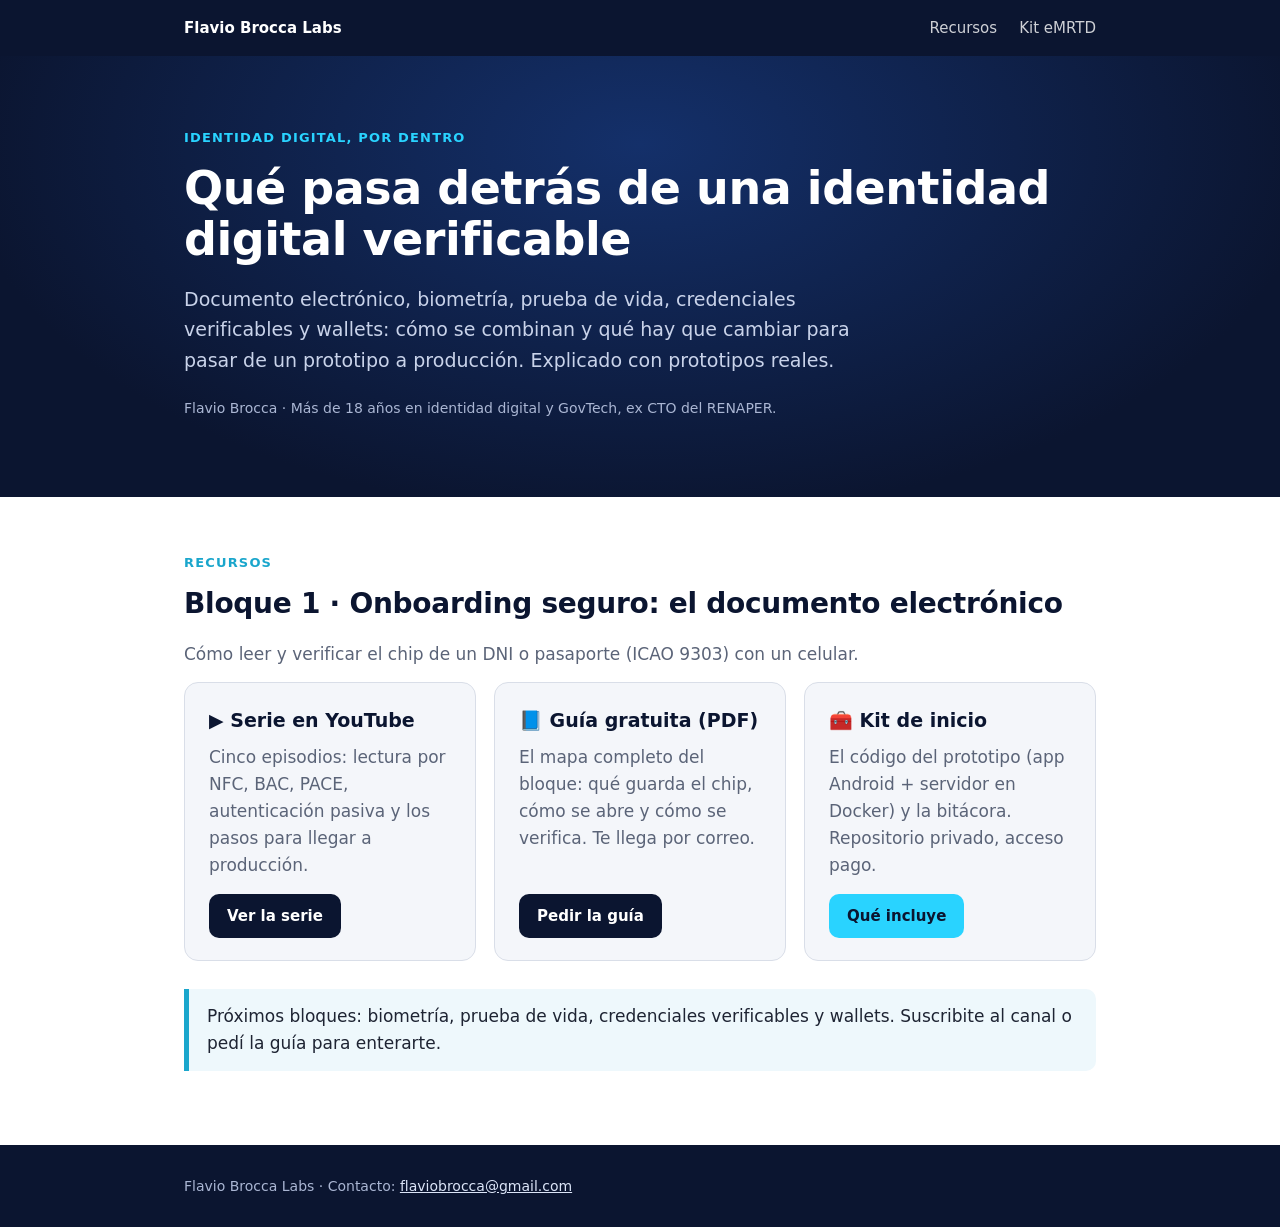
<file: index.html>
<!doctype html>
<html lang="es">
<head>
<meta charset="utf-8">
<meta name="viewport" content="width=device-width,initial-scale=1">
<title>Flavio Brocca Labs · Identidad digital, por dentro</title>
<meta name="description" content="Recursos sobre identidad digital verificable: serie de YouTube, guía gratuita y kits de inicio con el código de cada prototipo.">
<link rel="stylesheet" href="assets/estilo.css">
</head>
<body>

<div class="nav"><div class="wrap">
  <a href="./">Flavio Brocca Labs</a>
  <div class="links"><a href="#recursos">Recursos</a><a href="kit-emrtd/">Kit eMRTD</a></div>
</div></div>

<header class="hero"><div class="wrap">
  <div class="kicker">Identidad digital, por dentro</div>
  <h1>Qué pasa detrás de una identidad digital verificable</h1>
  <p class="lead">Documento electrónico, biometría, prueba de vida, credenciales verificables y wallets: cómo se combinan y qué hay que cambiar para pasar de un prototipo a producción. Explicado con prototipos reales.</p>
  <p class="note" style="margin-top:22px">Flavio Brocca · Más de 18 años en identidad digital y GovTech, ex CTO del RENAPER.</p>
</div></header>

<main>
<section id="recursos"><div class="wrap">
  <div class="kicker">Recursos</div>
  <h2>Bloque 1 · Onboarding seguro: el documento electrónico</h2>
  <p class="sub">Cómo leer y verificar el chip de un DNI o pasaporte (ICAO 9303) con un celular.</p>
  <div class="grid3">
    <div class="card res">
      <div><h3>▶ Serie en YouTube</h3><p class="sub" style="margin:0">Cinco episodios: lectura por NFC, BAC, PACE, autenticación pasiva y los pasos para llegar a producción.</p></div>
      <a class="btn dark" href="https://www.youtube.com/playlist?list=PLAynZmBy8yVU">Ver la serie</a>
    </div>
    <div class="card res">
      <div><h3>📘 Guía gratuita (PDF)</h3><p class="sub" style="margin:0">El mapa completo del bloque: qué guarda el chip, cómo se abre y cómo se verifica. Te llega por correo.</p></div>
      <a class="btn dark" href="https://docs.google.com/forms/d/e/1FAIpQLSexwQmbJ8LZk1lk4Tg-CbZI3yCGsIYOjQyyvLrqoF-g3oKpoQ/viewform">Pedir la guía</a>
    </div>
    <div class="card res">
      <div><h3>🧰 Kit de inicio</h3><p class="sub" style="margin:0">El código del prototipo (app Android + servidor en Docker) y la bitácora. Repositorio privado, acceso pago.</p></div>
      <a class="btn" href="kit-emrtd/">Qué incluye</a>
    </div>
  </div>
  <div class="callout" style="margin-top:28px">Próximos bloques: biometría, prueba de vida, credenciales verificables y wallets. Suscribite al canal o pedí la guía para enterarte.</div>
</div></section>
</main>

<footer><div class="wrap">
  Flavio Brocca Labs · Contacto: <a href="mailto:flaviobrocca@gmail.com">flaviobrocca@gmail.com</a>
</div></footer>
</body>
</html>
</file>
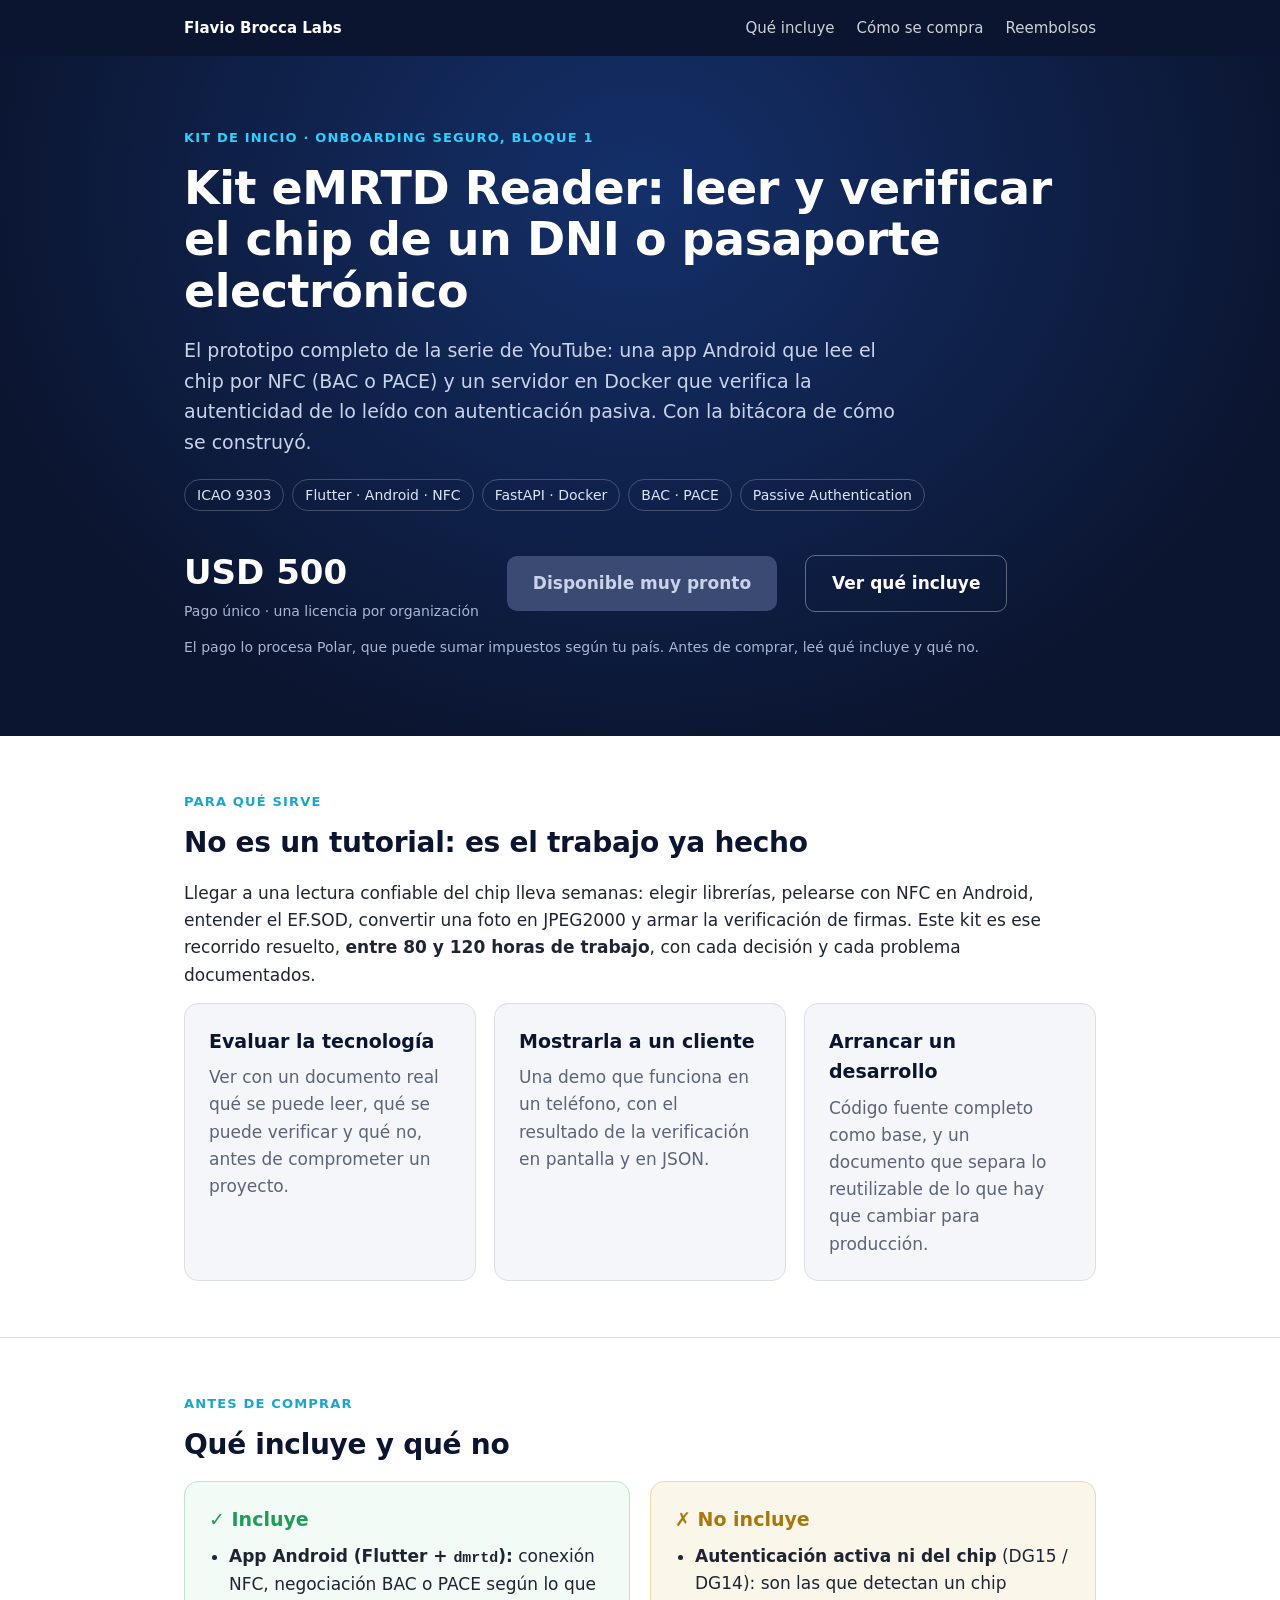
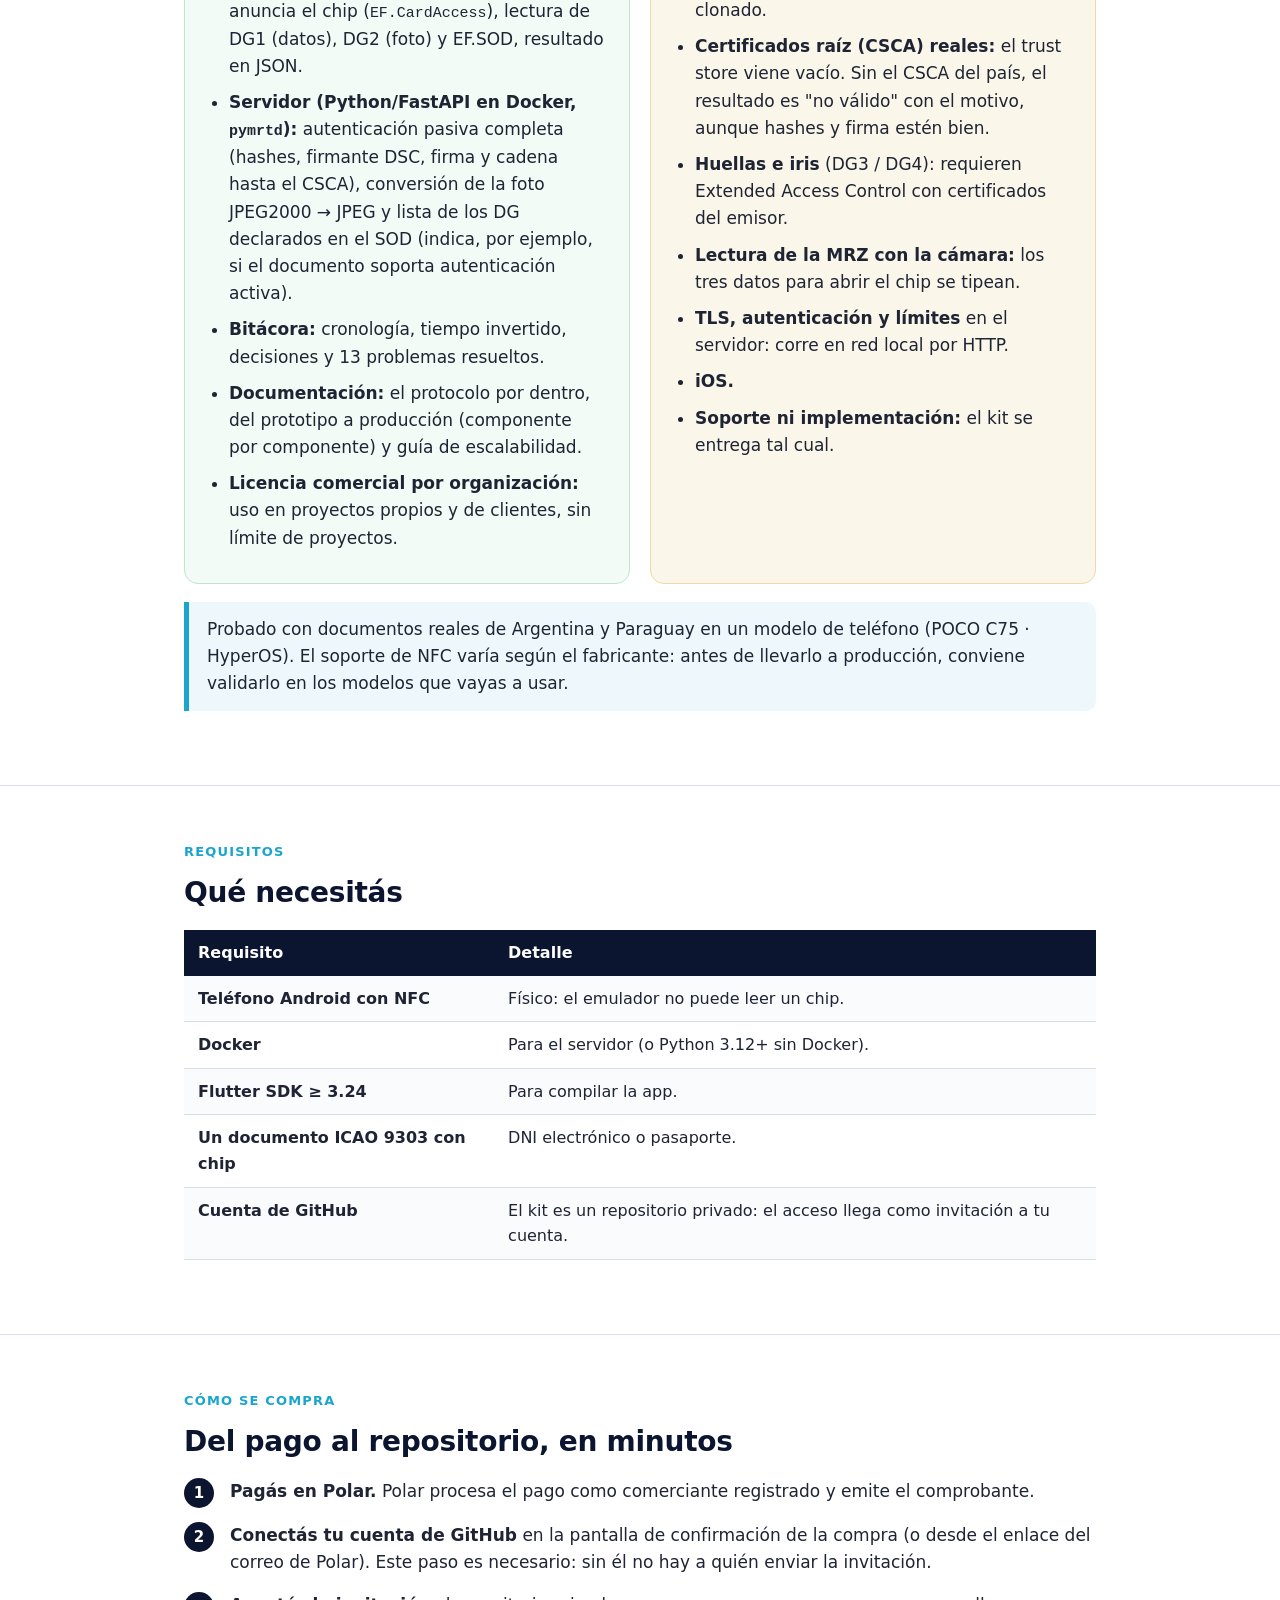
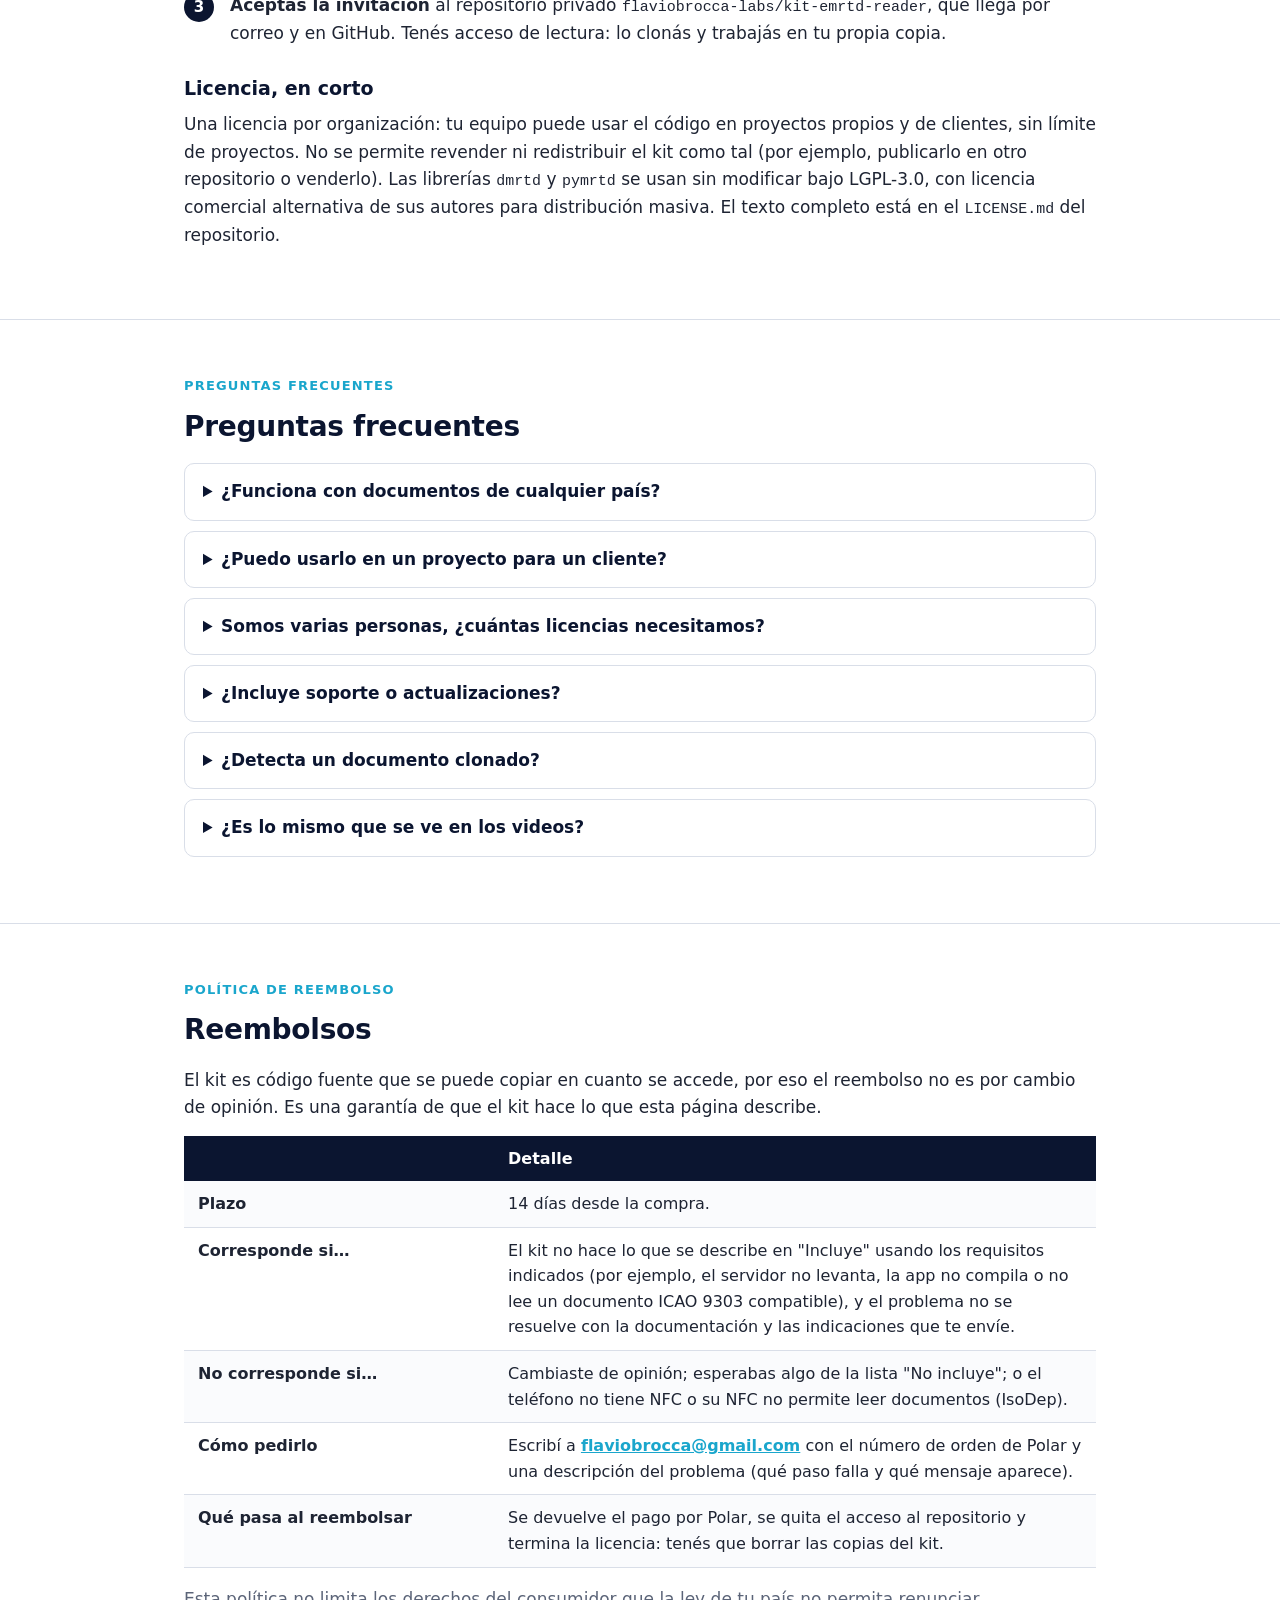
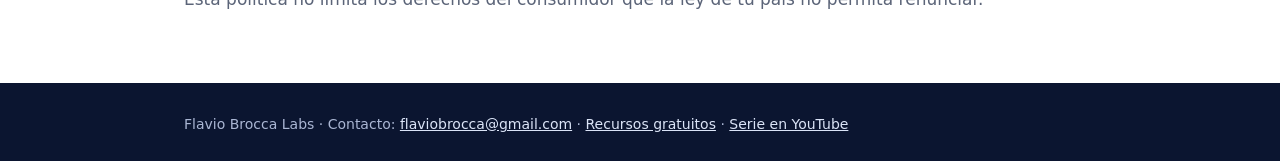
<file: kit-emrtd/index.html>
<!doctype html>
<html lang="es">
<head>
<meta charset="utf-8">
<meta name="viewport" content="width=device-width,initial-scale=1">
<title>Kit eMRTD Reader · Lectura y verificación del chip de documentos ICAO 9303</title>
<meta name="description" content="Kit de inicio: app Android (Flutter) que lee el chip NFC de un DNI o pasaporte ICAO 9303 por BAC o PACE, y servidor en Docker con autenticación pasiva. Código fuente, bitácora y documentación. USD 500, pago único.">
<link rel="stylesheet" href="../assets/estilo.css">
</head>
<body>

<div class="nav"><div class="wrap">
  <a href="../">Flavio Brocca Labs</a>
  <div class="links"><a href="#incluye">Qué incluye</a><a href="#compra">Cómo se compra</a><a href="#reembolsos">Reembolsos</a></div>
</div></div>

<header class="hero"><div class="wrap">
  <div class="kicker">Kit de inicio · Onboarding seguro, bloque 1</div>
  <h1>Kit eMRTD Reader: leer y verificar el chip de un DNI o pasaporte electrónico</h1>
  <p class="lead">El prototipo completo de la serie de YouTube: una app Android que lee el chip por NFC (BAC o PACE) y un servidor en Docker que verifica la autenticidad de lo leído con autenticación pasiva. Con la bitácora de cómo se construyó.</p>
  <div class="chips">
    <span class="chip">ICAO 9303</span><span class="chip">Flutter · Android · NFC</span><span class="chip">FastAPI · Docker</span><span class="chip">BAC · PACE</span><span class="chip">Passive Authentication</span>
  </div>
  <div class="buy">
    <div class="price">USD 500<small>Pago único · una licencia por organización</small></div>
    <a id="btn-compra" class="btn" href="#">Comprar el kit</a>
    <a class="btn sec" href="#incluye">Ver qué incluye</a>
  </div>
  <p class="note" id="nota-compra" style="margin-top:14px">El pago lo procesa Polar, que puede sumar impuestos según tu país. Antes de comprar, leé qué incluye y qué no.</p>
</div></header>

<main>

<section><div class="wrap">
  <div class="kicker">Para qué sirve</div>
  <h2>No es un tutorial: es el trabajo ya hecho</h2>
  <p>Llegar a una lectura confiable del chip lleva semanas: elegir librerías, pelearse con NFC en Android, entender el EF.SOD, convertir una foto en JPEG2000 y armar la verificación de firmas. Este kit es ese recorrido resuelto, <b>entre 80 y 120 horas de trabajo</b>, con cada decisión y cada problema documentados.</p>
  <div class="grid3">
    <div class="card"><h3>Evaluar la tecnología</h3><p class="sub" style="margin:0">Ver con un documento real qué se puede leer, qué se puede verificar y qué no, antes de comprometer un proyecto.</p></div>
    <div class="card"><h3>Mostrarla a un cliente</h3><p class="sub" style="margin:0">Una demo que funciona en un teléfono, con el resultado de la verificación en pantalla y en JSON.</p></div>
    <div class="card"><h3>Arrancar un desarrollo</h3><p class="sub" style="margin:0">Código fuente completo como base, y un documento que separa lo reutilizable de lo que hay que cambiar para producción.</p></div>
  </div>
</div></section>

<section id="incluye"><div class="wrap">
  <div class="kicker">Antes de comprar</div>
  <h2>Qué incluye y qué no</h2>
  <div class="grid2">
    <div class="card ok">
      <h3>✓ Incluye</h3>
      <ul>
        <li><b>App Android (Flutter + <span class="mono">dmrtd</span>):</b> conexión NFC, negociación BAC o PACE según lo que anuncia el chip (<span class="mono">EF.CardAccess</span>), lectura de DG1 (datos), DG2 (foto) y EF.SOD, resultado en JSON.</li>
        <li><b>Servidor (Python/FastAPI en Docker, <span class="mono">pymrtd</span>):</b> autenticación pasiva completa (hashes, firmante DSC, firma y cadena hasta el CSCA), conversión de la foto JPEG2000 → JPEG y lista de los DG declarados en el SOD (indica, por ejemplo, si el documento soporta autenticación activa).</li>
        <li><b>Bitácora:</b> cronología, tiempo invertido, decisiones y 13 problemas resueltos.</li>
        <li><b>Documentación:</b> el protocolo por dentro, del prototipo a producción (componente por componente) y guía de escalabilidad.</li>
        <li><b>Licencia comercial por organización:</b> uso en proyectos propios y de clientes, sin límite de proyectos.</li>
      </ul>
    </div>
    <div class="card no">
      <h3>✗ No incluye</h3>
      <ul>
        <li><b>Autenticación activa ni del chip</b> (DG15 / DG14): son las que detectan un chip clonado.</li>
        <li><b>Certificados raíz (CSCA) reales:</b> el trust store viene vacío. Sin el CSCA del país, el resultado es "no válido" con el motivo, aunque hashes y firma estén bien.</li>
        <li><b>Huellas e iris</b> (DG3 / DG4): requieren Extended Access Control con certificados del emisor.</li>
        <li><b>Lectura de la MRZ con la cámara:</b> los tres datos para abrir el chip se tipean.</li>
        <li><b>TLS, autenticación y límites</b> en el servidor: corre en red local por HTTP.</li>
        <li><b>iOS.</b></li>
        <li><b>Soporte ni implementación:</b> el kit se entrega tal cual.</li>
      </ul>
    </div>
  </div>
  <div class="callout">Probado con documentos reales de Argentina y Paraguay en un modelo de teléfono (POCO C75 · HyperOS). El soporte de NFC varía según el fabricante: antes de llevarlo a producción, conviene validarlo en los modelos que vayas a usar.</div>
</div></section>

<section><div class="wrap">
  <div class="kicker">Requisitos</div>
  <h2>Qué necesitás</h2>
  <table>
    <tr><th style="width:34%">Requisito</th><th>Detalle</th></tr>
    <tr><td><b>Teléfono Android con NFC</b></td><td>Físico: el emulador no puede leer un chip.</td></tr>
    <tr><td><b>Docker</b></td><td>Para el servidor (o Python 3.12+ sin Docker).</td></tr>
    <tr><td><b>Flutter SDK ≥ 3.24</b></td><td>Para compilar la app.</td></tr>
    <tr><td><b>Un documento ICAO 9303 con chip</b></td><td>DNI electrónico o pasaporte.</td></tr>
    <tr><td><b>Cuenta de GitHub</b></td><td>El kit es un repositorio privado: el acceso llega como invitación a tu cuenta.</td></tr>
  </table>
</div></section>

<section id="compra"><div class="wrap">
  <div class="kicker">Cómo se compra</div>
  <h2>Del pago al repositorio, en minutos</h2>
  <ol class="steps">
    <li><b>Pagás en Polar.</b> Polar procesa el pago como comerciante registrado y emite el comprobante.</li>
    <li><b>Conectás tu cuenta de GitHub</b> en la pantalla de confirmación de la compra (o desde el enlace del correo de Polar). Este paso es necesario: sin él no hay a quién enviar la invitación.</li>
    <li><b>Aceptás la invitación</b> al repositorio privado <span class="mono">flaviobrocca-labs/kit-emrtd-reader</span>, que llega por correo y en GitHub. Tenés acceso de lectura: lo clonás y trabajás en tu propia copia.</li>
  </ol>
  <h3>Licencia, en corto</h3>
  <p>Una licencia por organización: tu equipo puede usar el código en proyectos propios y de clientes, sin límite de proyectos. No se permite revender ni redistribuir el kit como tal (por ejemplo, publicarlo en otro repositorio o venderlo). Las librerías <span class="mono">dmrtd</span> y <span class="mono">pymrtd</span> se usan sin modificar bajo LGPL-3.0, con licencia comercial alternativa de sus autores para distribución masiva. El texto completo está en el <span class="mono">LICENSE.md</span> del repositorio.</p>
</div></section>

<section><div class="wrap">
  <div class="kicker">Preguntas frecuentes</div>
  <h2>Preguntas frecuentes</h2>
  <details><summary>¿Funciona con documentos de cualquier país?</summary><p>Con cualquier documento que cumpla ICAO 9303 (pasaportes electrónicos y DNI con chip compatibles). Se probó con documentos reales de Argentina y Paraguay. Para que la verificación dé "válido", tenés que cargar el certificado raíz (CSCA) del país emisor.</p></details>
  <details><summary>¿Puedo usarlo en un proyecto para un cliente?</summary><p>Sí. La licencia permite usarlo en proyectos propios y de clientes. Lo que no se permite es revender o redistribuir el kit en sí.</p></details>
  <details><summary>Somos varias personas, ¿cuántas licencias necesitamos?</summary><p>Una por organización. La invitación al repositorio llega a una cuenta de GitHub; desde ahí, tu equipo trabaja con su copia.</p></details>
  <details><summary>¿Incluye soporte o actualizaciones?</summary><p>No incluye soporte ni implementación. Si publico correcciones en el repositorio, las ves con el mismo acceso, pero no hay un compromiso de actualizaciones.</p></details>
  <details><summary>¿Detecta un documento clonado?</summary><p>No. La autenticación pasiva prueba que los datos no fueron alterados y que los firmó el emisor, pero no distingue una copia exacta del chip. Para eso hace falta autenticación activa o del chip, que el kit no implementa; la documentación explica cómo encararla y el servidor ya te dice si el documento la soporta.</p></details>
  <details><summary>¿Es lo mismo que se ve en los videos?</summary><p>Sí: es el prototipo de la serie "Onboarding seguro". Los videos explican cómo funciona; el kit es el código para usarlo.</p></details>
</div></section>

<section id="reembolsos"><div class="wrap">
  <div class="kicker">Política de reembolso</div>
  <h2>Reembolsos</h2>
  <p>El kit es código fuente que se puede copiar en cuanto se accede, por eso el reembolso no es por cambio de opinión. Es una garantía de que el kit hace lo que esta página describe.</p>
  <table>
    <tr><th style="width:34%"></th><th>Detalle</th></tr>
    <tr><td><b>Plazo</b></td><td>14 días desde la compra.</td></tr>
    <tr><td><b>Corresponde si…</b></td><td>El kit no hace lo que se describe en "Incluye" usando los requisitos indicados (por ejemplo, el servidor no levanta, la app no compila o no lee un documento ICAO 9303 compatible), y el problema no se resuelve con la documentación y las indicaciones que te envíe.</td></tr>
    <tr><td><b>No corresponde si…</b></td><td>Cambiaste de opinión; esperabas algo de la lista "No incluye"; o el teléfono no tiene NFC o su NFC no permite leer documentos (IsoDep).</td></tr>
    <tr><td><b>Cómo pedirlo</b></td><td>Escribí a <a href="mailto:flaviobrocca@gmail.com?subject=Kit%20eMRTD%20Reader%20-%20reembolso"><b>flaviobrocca@gmail.com</b></a> con el número de orden de Polar y una descripción del problema (qué paso falla y qué mensaje aparece).</td></tr>
    <tr><td><b>Qué pasa al reembolsar</b></td><td>Se devuelve el pago por Polar, se quita el acceso al repositorio y termina la licencia: tenés que borrar las copias del kit.</td></tr>
  </table>
  <p class="sub">Esta política no limita los derechos del consumidor que la ley de tu país no permita renunciar.</p>
</div></section>

</main>

<footer><div class="wrap">
  Flavio Brocca Labs · Contacto: <a href="mailto:flaviobrocca@gmail.com">flaviobrocca@gmail.com</a> · <a href="../">Recursos gratuitos</a> · <a href="https://www.youtube.com/playlist?list=PLAynZmBy8yVU">Serie en YouTube</a>
</div></footer>

<script>
// Cambiar a true cuando Polar esté activo y validado con el contador.
const VENTA_HABILITADA = false;
// Link de compra: ver ENLACES_CANAL.md. No publicarlo hasta habilitar la venta.
const LINK_POLAR = "";
const b = document.getElementById("btn-compra");
if (VENTA_HABILITADA && LINK_POLAR) { b.href = LINK_POLAR; }
else { b.textContent = "Disponible muy pronto"; b.classList.add("off"); b.removeAttribute("href"); }
</script>
</body>
</html>
</file>
<file: assets/estilo.css>
:root{--navy:#0b1530;--navy2:#12244d;--cyan:#1aa6cc;--cyanl:#29d3ff;--green:#1f9d57;--gold:#a8780a;--red:#c24848;--ink:#1e2433;--sub:#5b6478;--line:#d9dee8;--bg2:#f4f6fa}
*{box-sizing:border-box;margin:0;padding:0}
html{scroll-behavior:smooth}
body{font-family:Inter,system-ui,-apple-system,"Segoe UI",Roboto,sans-serif;color:var(--ink);line-height:1.6;font-size:17px;background:#fff}
a{color:var(--cyan)}
.wrap{max-width:960px;margin:0 auto;padding:0 24px}
.mono,code{font-family:"JetBrains Mono",ui-monospace,Consolas,monospace;font-size:.88em}
code{background:var(--bg2);padding:.1em .35em;border-radius:4px}

/* barra */
.nav{background:var(--navy);color:#fff}
.nav .wrap{display:flex;justify-content:space-between;align-items:center;height:56px}
.nav a{color:#fff;text-decoration:none;font-weight:700;font-size:15px}
.nav .links a{font-weight:500;opacity:.8;margin-left:22px}
.nav .links a:hover{opacity:1}

/* portada */
.hero{background:radial-gradient(ellipse at 50% 20%,#14306a 0%,#0b1530 75%);color:#fff;padding:72px 0 64px}
.kicker{font-size:13px;font-weight:700;letter-spacing:.09em;text-transform:uppercase;color:var(--cyan)}
.hero .kicker{color:var(--cyanl)}
h1{font-size:clamp(30px,5vw,46px);line-height:1.12;font-weight:800;margin:14px 0 18px;letter-spacing:-.01em}
.hero p.lead{font-size:19px;color:#c9d3ea;max-width:720px}
.chips{display:flex;flex-wrap:wrap;gap:8px;margin-top:22px}
.chip{border:1px solid rgba(255,255,255,.22);border-radius:999px;padding:4px 12px;font-size:14px;color:#dbe4f7}

/* compra */
.buy{display:flex;flex-wrap:wrap;align-items:center;gap:18px 28px;margin-top:34px}
.price{font-size:34px;font-weight:800}
.price small{display:block;font-size:14px;font-weight:500;color:#aab6d3}
.btn{display:inline-block;background:var(--cyanl);color:var(--navy);font-weight:800;text-decoration:none;padding:14px 26px;border-radius:10px;font-size:17px;border:0;cursor:pointer}
.btn:hover{background:#5fe0ff}
.btn.off{background:#3a4a72;color:#c9d3ea;cursor:default}
.btn.sec{background:transparent;color:#fff;border:1px solid rgba(255,255,255,.35)}
.btn.sec:hover{background:rgba(255,255,255,.08)}
.note{font-size:14px;color:#aab6d3}

/* secciones */
section{padding:56px 0;border-bottom:1px solid var(--line)}
section:last-of-type{border-bottom:0}
h2{font-size:28px;font-weight:800;color:var(--navy);margin:8px 0 14px;letter-spacing:-.01em}
h3{font-size:19px;font-weight:800;color:var(--navy);margin:26px 0 8px}
p{margin-bottom:14px}
.sub{color:var(--sub)}
.grid2{display:grid;grid-template-columns:1fr 1fr;gap:20px}
.grid3{display:grid;grid-template-columns:repeat(3,1fr);gap:18px}
@media (max-width:760px){.grid2,.grid3{grid-template-columns:1fr}.nav .links{display:none}}
.card{background:var(--bg2);border:1px solid var(--line);border-radius:14px;padding:22px 24px}
.card.ok{background:#f3fbf6;border-color:#bfe5cc}
.card.no{background:#fbf6ea;border-color:#f0d9a8}
.card h3{margin-top:0}
.card ul{padding-left:20px}
.card li{margin-bottom:9px}
.ok h3{color:var(--green)}.no h3{color:var(--gold)}
table{width:100%;border-collapse:collapse;margin:10px 0 18px;font-size:16px}
th{background:var(--navy);color:#fff;text-align:left;padding:10px 14px;font-weight:700}
td{padding:10px 14px;border-bottom:1px solid var(--line);vertical-align:top}
tr:nth-child(even) td{background:#fafbfd}
.callout{border-left:5px solid var(--cyan);background:#eef8fc;padding:14px 18px;border-radius:0 10px 10px 0;margin:18px 0}
.callout.warn{border-left-color:var(--gold);background:#fbf6ea}
.steps{counter-reset:s;list-style:none}
.steps li{counter-increment:s;position:relative;padding-left:46px;margin-bottom:16px}
.steps li:before{content:counter(s);position:absolute;left:0;top:0;width:30px;height:30px;border-radius:50%;background:var(--navy);color:#fff;font-weight:800;font-size:15px;display:flex;align-items:center;justify-content:center}
details{border:1px solid var(--line);border-radius:10px;padding:14px 18px;margin-bottom:10px;background:#fff}
summary{font-weight:700;cursor:pointer;color:var(--navy)}
details p{margin:10px 0 0}
.res{display:flex;flex-direction:column;justify-content:space-between}
.res .btn{margin-top:14px;align-self:flex-start;font-size:15px;padding:10px 18px}
.res .btn.dark{background:var(--navy);color:#fff}
footer{background:var(--navy);color:#aab6d3;font-size:14px;padding:30px 0}
footer a{color:#dbe4f7}
</file>
